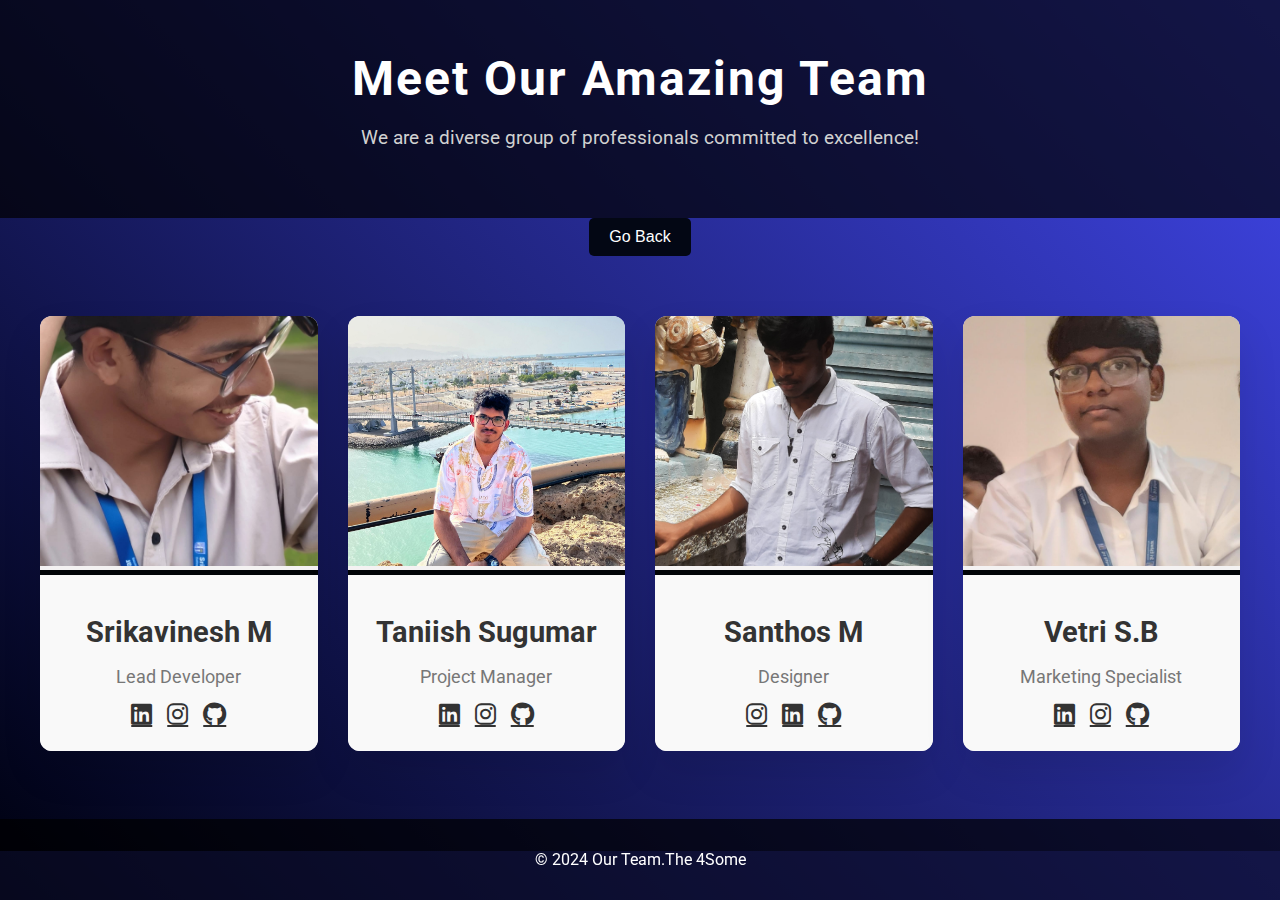
<file: portfolio.html>
<!DOCTYPE html>
<html lang="en">
<head>
    <meta charset="UTF-8">
    <meta name="viewport" content="width=device-width, initial-scale=1.0">
    <meta http-equiv="X-UA-Compatible" content="ie=edge">
    <title>Our Team Portfolio</title>
    <!-- Google Fonts -->
    <link href="https://fonts.googleapis.com/css2?family=Roboto:wght@400;700&display=swap" rel="stylesheet">
    <!-- Font Awesome -->
    <link rel="stylesheet" href="https://cdnjs.cloudflare.com/ajax/libs/font-awesome/6.0.0-beta3/css/all.min.css">
    <style>
        body {
            font-family: 'Roboto', sans-serif;
            margin: 0;
            padding: 0;
            background: linear-gradient(45deg, #000213, #4147ed);
            color: #fcf7f7;
            padding-bottom: 60px; /* Adds space for the fixed footer */
        }
        header {
            text-align: center;
            padding: 50px 20px;
            background-color: rgba(0, 0, 0, 0.7);
        }
        header h1 {
            font-size: 3rem;
            margin: 0;
            color: #fff;
            letter-spacing: 2px;
        }
        header p {
            font-size: 1.2rem;
            color: #d1d1d1;
        }
        .container {
            display: grid;
            grid-template-columns: repeat(auto-fit, minmax(250px, 1fr));
            gap: 30px;
            padding: 40px;
            max-width: 1200px;
            margin: 0 auto;
        }
        .team-member {
            background: #f4f2f2;
            border-radius: 12px;
            overflow: hidden;
            box-shadow: 0 20px 40px rgba(0, 0, 0, 0.1);
            transition: transform 0.4s ease, box-shadow 0.3s ease;
            position: relative;
            transform: scale(1);
            cursor: pointer;
        }
        .team-member:hover {
            transform: scale(1.05);
            box-shadow: 0 25px 50px rgba(0, 0, 0, 0.15);
            background: rgba(0, 0, 0, 0.05); /* Subtle background hover */
        }
        .team-member img {
            width: 100%;
            height: 250px;
            object-fit: cover;
            transition: transform 0.4s ease;
        }
        .team-member:hover img {
            transform: scale(1.1);
        }
        .team-member-content {
            padding: 25px;
            text-align: center;
            background-color: #f9f9f9;
            border-top: 5px solid #010407;
            position: relative;
            z-index: 1;
        }
        .team-member h2 {
            font-size: 1.8rem;
            color: #333;
            margin: 15px 0;
        }
        .team-member p {
            font-size: 1.1rem;
            color: #777;
            margin-bottom: 15px;
        }
        .social-links {
            display: flex;
            justify-content: center;
            gap: 15px;
        }
        .social-links a {
            color: #333;
            font-size: 1.5rem;
            transition: color 0.3s ease, transform 0.3s ease;
        }
        .social-links a:hover {
            color: #6e7dff;
            transform: translateY(-5px);
        }
        footer {
            background-color: rgba(0, 0, 0, 0.7);
            color: white;
            text-align: center;
            padding: 15px 0;
            position: fixed;
            width: 100%;
            bottom: 0;
        }
        .go-back-btn {
            display: inline-block;
            padding: 10px 20px;
            background-color: #030714;
            color: white;
            border: none;
            border-radius: 5px;
            text-decoration: none;
            font-size: 1rem;
            cursor: pointer;
            transition: background-color 0.3s ease;
            margin-bottom: 20px;
        }
        .go-back-btn:hover {
            background-color: #606079;
        }
        @media (max-width: 768px) {
            .container {
                grid-template-columns: 1fr 1fr;
            }
        }
        @media (max-width: 480px) {
            .container {
                grid-template-columns: 1fr;
            }
        }
    </style>
</head>
<body>

    <header>
        <h1>Meet Our Amazing Team</h1>
        <p>We are a diverse group of professionals committed to excellence!</p>
    </header>

    <!-- Go Back Button -->
    <div style="text-align: center;">
        <button class="go-back-btn" onclick="window.history.back();">Go Back</button>
    </div>

    <div class="container">
        <!-- Team Member 1 -->
        <div class="team-member">
            <img src="asserts/photos/srikavinesh.jpeg" alt="Srikavinesh">
            <div class="team-member-content">
                <h2>Srikavinesh M</h2>
                <p>Lead Developer</p>
                <div class="social-links">
                    <a href="https://www.linkedin.com/in/sri-kavinesh-903251334?utm_source=share&utm_campaign=share_via&utm_content=profile&utm_medium=android_app" class="fab fa-linkedin" title="LinkedIn"></a>
                    <a href="https://www.instagram.com/alienated.npc?igsh=MWtpN3czNzluNmRlbQ==" class="fab fa-instagram" title="Instagram"></a>
                    <a href="https://github.com/sri-067" class="fab fa-github" title="GitHub"></a>
                </div>
            </div>
        </div>

        <!-- Team Member 2 -->
        <div class="team-member">
            <img src="asserts/photos/taniish.jpeg" alt="Taniish">
            <div class="team-member-content">
                <h2>Taniish Sugumar</h2>
                <p>Project Manager</p>
                <div class="social-links">
                    <a href="https://www.linkedin.com/in/taniish-sugumar-8a9789333?utm_source=share&utm_campaign=share_via&utm_content=profile&utm_medium=android_app" class="fab fa-linkedin" title="LinkedIn"></a>
                    <a href="https://www.instagram.com/taniish_25/profilecard/?igsh=NmR3cDM3MnZrNDlt" class="fab fa-instagram" title="Instagram"></a>
                    <a href="https://github.com/taniish25" class="fab fa-github" title="GitHub"></a>
                </div>
            </div>
        </div>

        <!-- Team Member 3 -->
        <div class="team-member">
            <img src="asserts/photos/santhos2.jpg" alt="Santhos">
            <div class="team-member-content">
                <h2>Santhos M</h2>
                <p>Designer</p>
                <div class="social-links">
                    <a href="https://www.instagram.com/bloody_monsterrx/profilecard/?igsh=eTVtZjMyMmRzMHg5" class="fab fa-instagram" title="Instagram"></a>
                    <a href="https://www.linkedin.com/in/santhos-m-477790333?utm_source=share&utm_campaign=share_via&utm_content=profile&utm_medium=android_app" class="fab fa-linkedin" title="LinkedIn"></a>
                    <a href="https://github.com/santhos-tvk" class="fab fa-github" title="GitHub"></a>
                </div>
            </div>
        </div>

        <!-- Team Member 4 -->
        <div class="team-member">
            <img src="asserts/photos/vetri.jpeg" alt="Vetri">
            <div class="team-member-content">
                <h2>Vetri S.B</h2>
                <p>Marketing Specialist</p>
                <div class="social-links">
                    <a href="https://www.linkedin.com/in/vetri-sanjeev-761791333?utm_source=share&utm_campaign=share_via&utm_content=profile&utm_medium=android_app" class="fab fa-linkedin" title="LinkedIn"></a>
                    <a href="https://www.instagram.com/_vetxi__.05/profilecard/?igsh=MTFkaWJyYnE1dmp2bA==" class="fab fa-instagram" title="Instagram"></a>
                    <a href="https://github.com/Vetri-05" class="fab fa-github" title="GitHub"></a>
                </div>
            </div>
        </div>
    </div>

    <footer>
        <p>&copy; 2024 Our Team.The 4Some</p>
    </footer>

</body>
</html>
</file>
